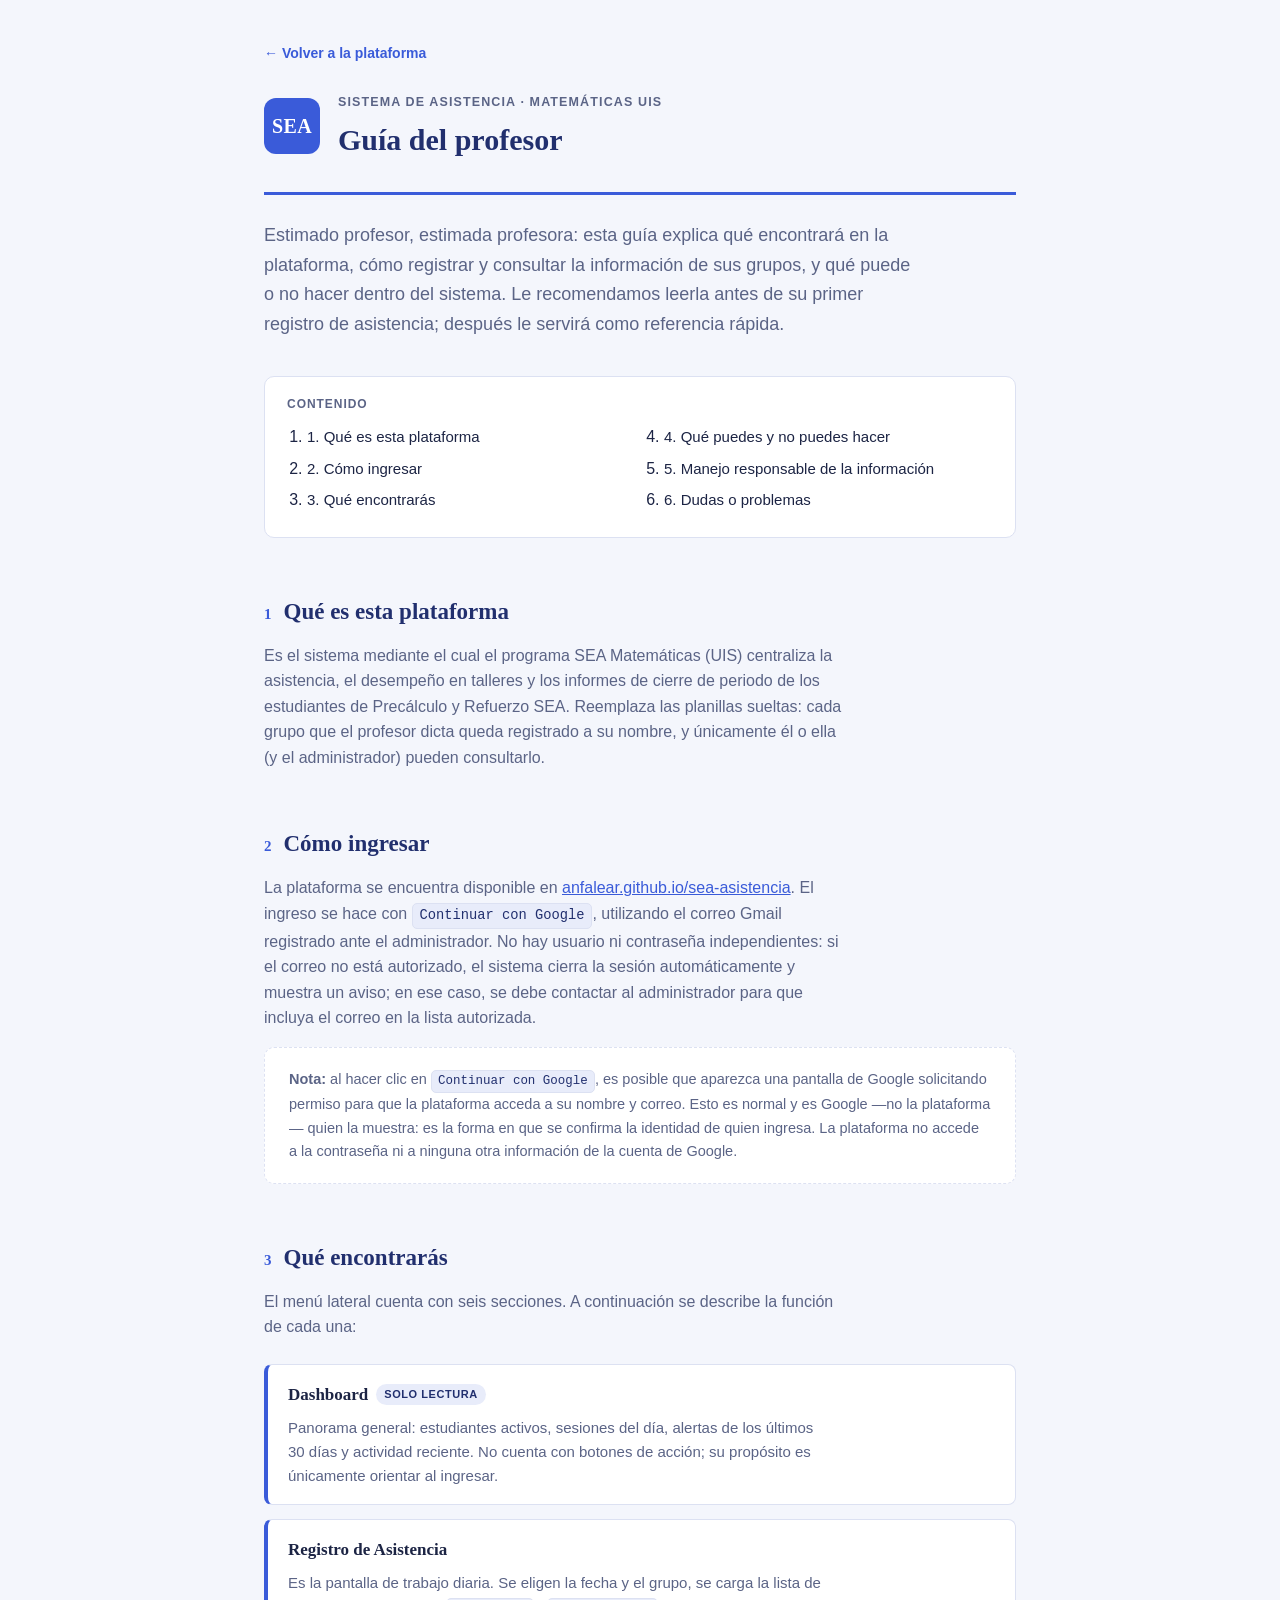
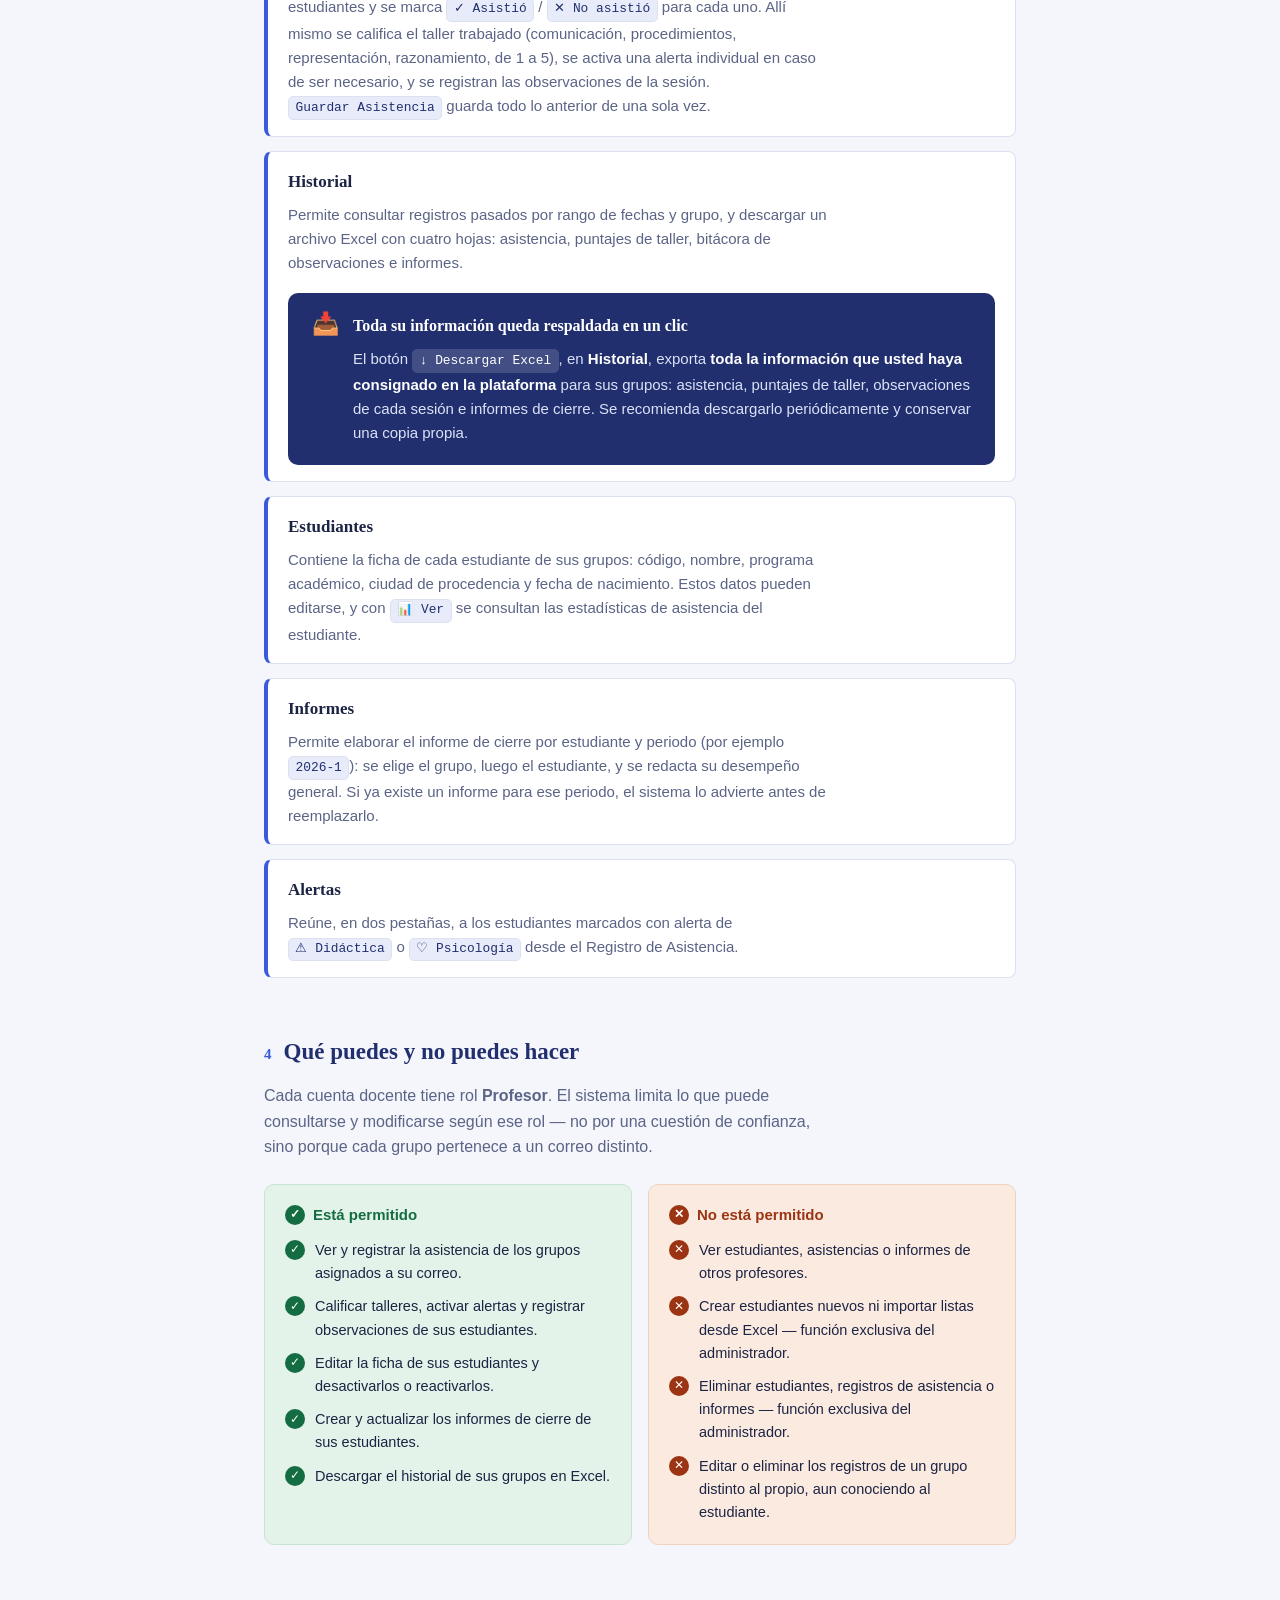
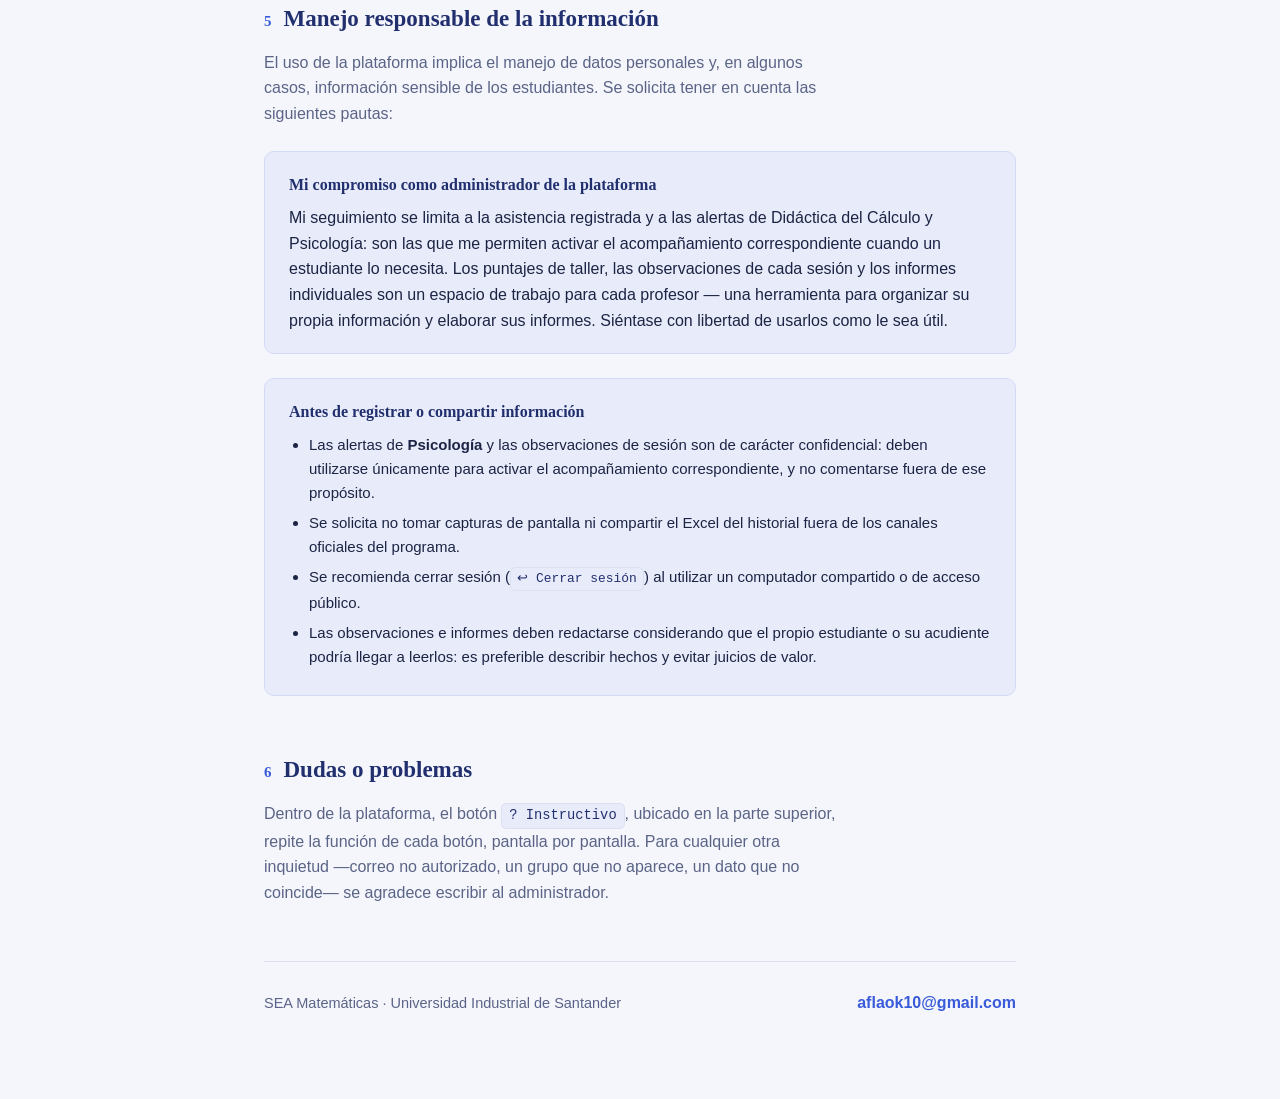
<file: guia.html>
<!DOCTYPE html>
<html lang="es">
<head>
<meta charset="UTF-8" />
<meta name="viewport" content="width=device-width, initial-scale=1.0" />
<title>Guía del profesor · SEA Matemáticas UIS</title>
<meta name="description" content="Guía de uso de la plataforma SEA Matemáticas UIS para profesores." />
<link rel="icon" type="image/svg+xml" href="data:image/svg+xml,<svg xmlns='http://www.w3.org/2000/svg' viewBox='0 0 32 32'><rect width='32' height='32' rx='8' fill='%233a5bd9'/><text x='4' y='23' font-family='sans-serif' font-weight='800' font-size='14' fill='white'>SEA</text></svg>" />
<style>
  :root {
    --paper: #f4f6fc;
    --surface: #ffffff;
    --ink: #1c2444;
    --ink-soft: #5b6486;
    --accent: #3a5bd9;
    --accent-deep: #212f6e;
    --accent-tint: #e8ecfa;
    --allow: #146c43;
    --allow-tint: #e3f3e9;
    --restrict: #9a3412;
    --restrict-tint: #fbeae0;
    --rule: #dce1f2;
  }

  * { box-sizing: border-box; }

  body {
    margin: 0;
    background: var(--paper);
    color: var(--ink);
    font-family: -apple-system, "Segoe UI", Roboto, Helvetica, Arial, sans-serif;
    font-size: 16px;
    line-height: 1.6;
    -webkit-font-smoothing: antialiased;
  }

  .page {
    max-width: 800px;
    margin: 0 auto;
    padding: 40px 24px 96px;
  }

  .back-link {
    display: inline-flex;
    align-items: center;
    gap: 6px;
    font-size: 14px;
    font-weight: 600;
    color: var(--accent);
    text-decoration: none;
    margin-bottom: 24px;
  }
  .back-link:hover { text-decoration: underline; }

  code, .kbd {
    font-family: ui-monospace, "Cascadia Code", "SF Mono", Consolas, monospace;
    font-size: 0.86em;
  }

  .kbd {
    display: inline-block;
    background: var(--accent-tint);
    color: var(--accent-deep);
    border: 1px solid var(--rule);
    border-radius: 5px;
    padding: 0.05em 0.5em;
    white-space: nowrap;
  }

  h1, h2, h3 {
    font-family: Georgia, "Iowan Old Style", "Palatino Linotype", serif;
    font-weight: 700;
    color: var(--accent-deep);
    text-wrap: balance;
    margin: 0;
  }

  /* ---------- Header ---------- */
  header.masthead {
    display: flex;
    align-items: center;
    gap: 18px;
    padding-bottom: 28px;
    border-bottom: 3px solid var(--accent);
  }

  .badge {
    flex: none;
    width: 56px;
    height: 56px;
    border-radius: 12px;
    background: var(--accent);
    color: #fff;
    display: flex;
    align-items: center;
    justify-content: center;
    font-family: Georgia, serif;
    font-weight: 800;
    font-size: 20px;
    letter-spacing: 0.02em;
  }

  .masthead-text .eyebrow {
    font-size: 12.5px;
    font-weight: 700;
    letter-spacing: 0.09em;
    text-transform: uppercase;
    color: var(--ink-soft);
  }

  .masthead-text h1 {
    font-size: 30px;
    margin-top: 2px;
  }

  .lede {
    font-size: 18px;
    line-height: 1.65;
    color: var(--ink-soft);
    margin: 26px 0 0;
    max-width: 65ch;
  }

  /* ---------- Table of contents ---------- */
  nav.toc {
    margin: 36px 0 48px;
    background: var(--surface);
    border: 1px solid var(--rule);
    border-radius: 10px;
    padding: 18px 22px;
  }

  nav.toc .toc-label {
    font-size: 12px;
    font-weight: 700;
    letter-spacing: 0.08em;
    text-transform: uppercase;
    color: var(--ink-soft);
    margin-bottom: 10px;
    display: block;
  }

  nav.toc ol {
    margin: 0;
    padding-left: 20px;
    columns: 2;
    column-gap: 28px;
  }

  nav.toc li { margin-bottom: 6px; break-inside: avoid; }

  nav.toc a {
    color: var(--ink);
    text-decoration: none;
    font-size: 15px;
  }

  nav.toc a:hover, nav.toc a:focus-visible { color: var(--accent); text-decoration: underline; }

  /* ---------- Sections ---------- */
  section { margin-top: 56px; scroll-margin-top: 24px; }

  section > .section-head {
    display: flex;
    align-items: baseline;
    gap: 12px;
    margin-bottom: 6px;
  }

  section > .section-head .num {
    font-family: Georgia, serif;
    font-size: 15px;
    font-weight: 700;
    color: var(--accent);
  }

  section h2 { font-size: 23px; }

  section .section-intro {
    color: var(--ink-soft);
    max-width: 65ch;
    margin-top: 12px;
  }

  p { max-width: 65ch; }
  section > p { color: var(--ink); }

  /* ---------- Screen cards (Qué encontrarás) ---------- */
  .screen-list {
    margin-top: 24px;
    display: flex;
    flex-direction: column;
    gap: 14px;
  }

  .screen-card {
    background: var(--surface);
    border: 1px solid var(--rule);
    border-left: 4px solid var(--accent);
    border-radius: 8px;
    padding: 16px 20px;
  }

  .screen-card h3 {
    font-size: 17px;
    color: var(--ink);
    display: flex;
    align-items: center;
    gap: 8px;
  }

  .screen-card .tag {
    font-family: -apple-system, "Segoe UI", sans-serif;
    font-weight: 600;
    font-size: 11px;
    letter-spacing: 0.05em;
    text-transform: uppercase;
    padding: 2px 8px;
    border-radius: 999px;
    background: var(--accent-tint);
    color: var(--accent-deep);
  }

  .screen-card p {
    margin: 8px 0 0;
    color: var(--ink-soft);
    font-size: 15px;
  }

  /* ---------- Permission panel ---------- */
  .permissions {
    margin-top: 24px;
    display: grid;
    grid-template-columns: 1fr 1fr;
    gap: 16px;
  }

  @media (max-width: 620px) {
    .permissions { grid-template-columns: 1fr; }
    nav.toc ol { columns: 1; }
  }

  .perm-col {
    border-radius: 10px;
    padding: 18px 20px 20px;
    border: 1px solid var(--rule);
  }

  .perm-col.allow { background: var(--allow-tint); border-color: #c7e4d2; }
  .perm-col.restrict { background: var(--restrict-tint); border-color: #f0d3bf; }

  .perm-title {
    display: flex;
    align-items: center;
    gap: 8px;
    font-weight: 700;
    font-size: 15px;
    margin-bottom: 12px;
  }

  .perm-col.allow .perm-title { color: var(--allow); }
  .perm-col.restrict .perm-title { color: var(--restrict); }

  .chip {
    width: 20px;
    height: 20px;
    border-radius: 50%;
    display: inline-flex;
    align-items: center;
    justify-content: center;
    font-size: 12px;
    color: #fff;
    flex: none;
  }

  .perm-col.allow .chip { background: var(--allow); }
  .perm-col.restrict .chip { background: var(--restrict); }

  .perm-col ul {
    list-style: none;
    margin: 0;
    padding: 0;
    display: flex;
    flex-direction: column;
    gap: 10px;
  }

  .perm-col li {
    display: flex;
    gap: 10px;
    align-items: flex-start;
    font-size: 14.5px;
  }

  .perm-col li .chip { margin-top: 1px; }

  /* ---------- Callout ---------- */
  .callout {
    margin-top: 24px;
    background: var(--accent-tint);
    border-radius: 10px;
    padding: 20px 24px;
    border: 1px solid #d3daf5;
  }

  .callout h3 {
    font-size: 16px;
    color: var(--accent-deep);
    margin-bottom: 8px;
  }

  .callout ul {
    margin: 8px 0 0;
    padding-left: 20px;
    color: var(--ink);
  }

  .callout li { margin-bottom: 6px; font-size: 15px; }

  .callout.note {
    margin-top: 14px;
    background: var(--surface);
    border: 1px dashed var(--rule);
  }

  .callout.note p { margin: 0; font-size: 14.5px; color: var(--ink-soft); max-width: none; }

  .callout.highlight {
    margin: 18px 0 0;
    background: var(--accent-deep);
    border: none;
    display: flex;
    gap: 14px;
    align-items: flex-start;
  }

  .callout.highlight .icon {
    flex: none;
    font-size: 22px;
    line-height: 1;
  }

  .callout.highlight h3 { color: #fff; }

  .callout.highlight p {
    margin: 6px 0 0;
    color: #dbe2f8;
    font-size: 15px;
    max-width: none;
  }

  .callout.highlight strong { color: #fff; }

  /* ---------- Footer / contact ---------- */
  .contact {
    margin-top: 56px;
    padding-top: 28px;
    border-top: 1px solid var(--rule);
    display: flex;
    justify-content: space-between;
    align-items: center;
    flex-wrap: wrap;
    gap: 12px;
  }

  .contact p { margin: 0; color: var(--ink-soft); font-size: 14.5px; }
  .contact a { color: var(--accent); font-weight: 600; text-decoration: none; }
  .contact a:hover { text-decoration: underline; }

  a { color: var(--accent); }

  ::selection { background: var(--accent-tint); }
</style>
</head>
<body>

<div class="page">

  <a class="back-link" href="index.html">← Volver a la plataforma</a>

  <header class="masthead">
    <div class="badge">SEA</div>
    <div class="masthead-text">
      <span class="eyebrow">Sistema de Asistencia · Matemáticas UIS</span>
      <h1>Guía del profesor</h1>
    </div>
  </header>

  <p class="lede">
    Estimado profesor, estimada profesora: esta guía explica qué encontrará en la
    plataforma, cómo registrar y consultar la información de sus grupos, y qué
    puede o no hacer dentro del sistema. Le recomendamos leerla antes de su
    primer registro de asistencia; después le servirá como referencia rápida.
  </p>

  <nav class="toc" aria-label="Contenido">
    <span class="toc-label">Contenido</span>
    <ol>
      <li><a href="#que-es">1. Qué es esta plataforma</a></li>
      <li><a href="#ingresar">2. Cómo ingresar</a></li>
      <li><a href="#encontraras">3. Qué encontrarás</a></li>
      <li><a href="#permisos">4. Qué puedes y no puedes hacer</a></li>
      <li><a href="#datos">5. Manejo responsable de la información</a></li>
      <li><a href="#dudas">6. Dudas o problemas</a></li>
    </ol>
  </nav>

  <section id="que-es">
    <div class="section-head"><span class="num">1</span><h2>Qué es esta plataforma</h2></div>
    <p class="section-intro">
      Es el sistema mediante el cual el programa SEA Matemáticas (UIS) centraliza la
      asistencia, el desempeño en talleres y los informes de cierre de periodo de los
      estudiantes de Precálculo y Refuerzo SEA. Reemplaza las planillas sueltas: cada
      grupo que el profesor dicta queda registrado a su nombre, y únicamente él o ella
      (y el administrador) pueden consultarlo.
    </p>
  </section>

  <section id="ingresar">
    <div class="section-head"><span class="num">2</span><h2>Cómo ingresar</h2></div>
    <p class="section-intro">
      La plataforma se encuentra disponible en
      <a href="https://anfalear.github.io/sea-asistencia/">anfalear.github.io/sea-asistencia</a>.
      El ingreso se hace con <span class="kbd">Continuar con Google</span>, utilizando
      el correo Gmail registrado ante el administrador. No hay usuario ni contraseña
      independientes: si el correo no está autorizado, el sistema cierra la sesión
      automáticamente y muestra un aviso; en ese caso, se debe contactar al
      administrador para que incluya el correo en la lista autorizada.
    </p>
    <div class="callout note">
      <p><strong>Nota:</strong> al hacer clic en <span class="kbd">Continuar con Google</span>,
        es posible que aparezca una pantalla de Google solicitando permiso para que la
        plataforma acceda a su nombre y correo. Esto es normal y es Google —no la
        plataforma— quien la muestra: es la forma en que se confirma la identidad de
        quien ingresa. La plataforma no accede a la contraseña ni a ninguna otra
        información de la cuenta de Google.</p>
    </div>
  </section>

  <section id="encontraras">
    <div class="section-head"><span class="num">3</span><h2>Qué encontrarás</h2></div>
    <p class="section-intro">
      El menú lateral cuenta con seis secciones. A continuación se describe la
      función de cada una:
    </p>

    <div class="screen-list">
      <div class="screen-card">
        <h3>Dashboard <span class="tag">solo lectura</span></h3>
        <p>Panorama general: estudiantes activos, sesiones del día, alertas de los
          últimos 30 días y actividad reciente. No cuenta con botones de acción;
          su propósito es únicamente orientar al ingresar.</p>
      </div>
      <div class="screen-card">
        <h3>Registro de Asistencia</h3>
        <p>Es la pantalla de trabajo diaria. Se eligen la fecha y el grupo, se
          carga la lista de estudiantes y se marca <span class="kbd">✓ Asistió</span> /
          <span class="kbd">✕ No asistió</span> para cada uno. Allí mismo se
          califica el taller trabajado (comunicación, procedimientos,
          representación, razonamiento, de 1 a 5), se activa una alerta individual
          en caso de ser necesario, y se registran las observaciones de la sesión.
          <span class="kbd">Guardar Asistencia</span> guarda todo lo anterior de una sola vez.</p>
      </div>
      <div class="screen-card">
        <h3>Historial</h3>
        <p>Permite consultar registros pasados por rango de fechas y grupo, y
          descargar un archivo Excel con cuatro hojas: asistencia, puntajes de
          taller, bitácora de observaciones e informes.</p>
        <div class="callout highlight">
          <span class="icon">📥</span>
          <div>
            <h3>Toda su información queda respaldada en un clic</h3>
            <p>El botón <span class="kbd" style="background:#ffffff26;color:#fff;border-color:transparent">↓ Descargar Excel</span>,
              en <strong>Historial</strong>, exporta <strong>toda la información que usted
              haya consignado en la plataforma</strong> para sus grupos: asistencia,
              puntajes de taller, observaciones de cada sesión e informes de cierre.
              Se recomienda descargarlo periódicamente y conservar una copia propia.</p>
          </div>
        </div>
      </div>
      <div class="screen-card">
        <h3>Estudiantes</h3>
        <p>Contiene la ficha de cada estudiante de sus grupos: código, nombre,
          programa académico, ciudad de procedencia y fecha de nacimiento. Estos
          datos pueden editarse, y con <span class="kbd">📊 Ver</span> se
          consultan las estadísticas de asistencia del estudiante.</p>
      </div>
      <div class="screen-card">
        <h3>Informes</h3>
        <p>Permite elaborar el informe de cierre por estudiante y periodo (por
          ejemplo <span class="kbd">2026-1</span>): se elige el grupo, luego el
          estudiante, y se redacta su desempeño general. Si ya existe un informe
          para ese periodo, el sistema lo advierte antes de reemplazarlo.</p>
      </div>
      <div class="screen-card">
        <h3>Alertas</h3>
        <p>Reúne, en dos pestañas, a los estudiantes marcados con alerta de
          <span class="kbd">⚠ Didáctica</span> o <span class="kbd">♡ Psicología</span>
          desde el Registro de Asistencia.</p>
      </div>
    </div>
  </section>

  <section id="permisos">
    <div class="section-head"><span class="num">4</span><h2>Qué puedes y no puedes hacer</h2></div>
    <p class="section-intro">
      Cada cuenta docente tiene rol <strong>Profesor</strong>. El sistema limita lo
      que puede consultarse y modificarse según ese rol — no por una cuestión de
      confianza, sino porque cada grupo pertenece a un correo distinto.
    </p>

    <div class="permissions">
      <div class="perm-col allow">
        <div class="perm-title"><span class="chip">✓</span> Está permitido</div>
        <ul>
          <li><span class="chip">✓</span> Ver y registrar la asistencia de los grupos asignados a su correo.</li>
          <li><span class="chip">✓</span> Calificar talleres, activar alertas y registrar observaciones de sus estudiantes.</li>
          <li><span class="chip">✓</span> Editar la ficha de sus estudiantes y desactivarlos o reactivarlos.</li>
          <li><span class="chip">✓</span> Crear y actualizar los informes de cierre de sus estudiantes.</li>
          <li><span class="chip">✓</span> Descargar el historial de sus grupos en Excel.</li>
        </ul>
      </div>
      <div class="perm-col restrict">
        <div class="perm-title"><span class="chip">✕</span> No está permitido</div>
        <ul>
          <li><span class="chip">✕</span> Ver estudiantes, asistencias o informes de otros profesores.</li>
          <li><span class="chip">✕</span> Crear estudiantes nuevos ni importar listas desde Excel — función exclusiva del administrador.</li>
          <li><span class="chip">✕</span> Eliminar estudiantes, registros de asistencia o informes — función exclusiva del administrador.</li>
          <li><span class="chip">✕</span> Editar o eliminar los registros de un grupo distinto al propio, aun conociendo al estudiante.</li>
        </ul>
      </div>
    </div>
  </section>

  <section id="datos">
    <div class="section-head"><span class="num">5</span><h2>Manejo responsable de la información</h2></div>
    <p class="section-intro">
      El uso de la plataforma implica el manejo de datos personales y, en algunos
      casos, información sensible de los estudiantes. Se solicita tener en cuenta
      las siguientes pautas:
    </p>
    <div class="callout">
      <h3>Mi compromiso como administrador de la plataforma</h3>
      <p style="margin:8px 0 0;max-width:none">
        Mi seguimiento se limita a la asistencia registrada y a las alertas de
        Didáctica del Cálculo y Psicología: son las que me permiten activar el
        acompañamiento correspondiente cuando un estudiante lo necesita. Los
        puntajes de taller, las observaciones de cada sesión y los informes
        individuales son un espacio de trabajo para cada profesor — una
        herramienta para organizar su propia información y elaborar sus
        informes. Siéntase con libertad de usarlos como le sea útil.
      </p>
    </div>
    <div class="callout">
      <h3>Antes de registrar o compartir información</h3>
      <ul>
        <li>Las alertas de <strong>Psicología</strong> y las observaciones de sesión
          son de carácter confidencial: deben utilizarse únicamente para activar el
          acompañamiento correspondiente, y no comentarse fuera de ese propósito.</li>
        <li>Se solicita no tomar capturas de pantalla ni compartir el Excel del
          historial fuera de los canales oficiales del programa.</li>
        <li>Se recomienda cerrar sesión (<span class="kbd">↩ Cerrar sesión</span>)
          al utilizar un computador compartido o de acceso público.</li>
        <li>Las observaciones e informes deben redactarse considerando que el
          propio estudiante o su acudiente podría llegar a leerlos: es preferible
          describir hechos y evitar juicios de valor.</li>
      </ul>
    </div>
  </section>

  <section id="dudas">
    <div class="section-head"><span class="num">6</span><h2>Dudas o problemas</h2></div>
    <p class="section-intro">
      Dentro de la plataforma, el botón <span class="kbd">? Instructivo</span>,
      ubicado en la parte superior, repite la función de cada botón, pantalla por
      pantalla. Para cualquier otra inquietud —correo no autorizado, un grupo que
      no aparece, un dato que no coincide— se agradece escribir al administrador.
    </p>
  </section>

  <div class="contact">
    <p>SEA Matemáticas · Universidad Industrial de Santander</p>
    <a href="mailto:aflaok10@gmail.com">aflaok10@gmail.com</a>
  </div>

</div>
</body>
</html>
</file>
